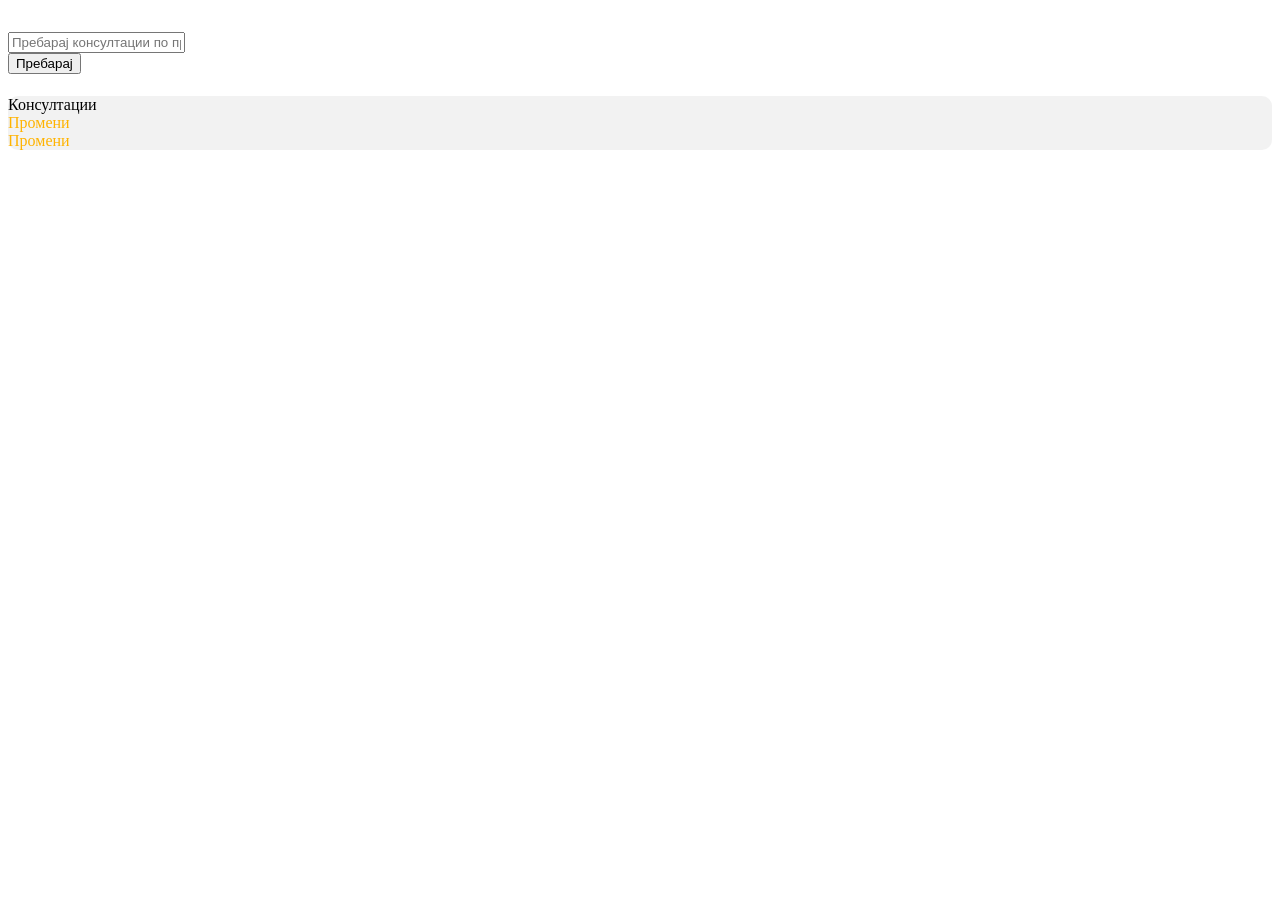
<file: src/main/resources/templates/index.html>
<!DOCTYPE html>
<html xmlns:th="http://www.thymeleaf.org"
      xmlns:layout="http://www.ultraq.net.nz/thymeleaf/layout"
      layout:decorate="~{layout}" lang="en">
<head>
    <meta charset="UTF-8" content="no-cache">
    <title>FINKI Consultations</title>
    <style>
        .card-style {
            transition: transform 0.3s ease, box-shadow 0.3s ease;
            border-radius: 10px;
            background: rgba(231, 231, 231, 0.53);
        }

        .card-style:hover {
            transform: translateY(-10px) scale(1.05);
            box-shadow: 0 10px 20px rgba(0, 0, 0, 0.15),
            0 6px 6px rgba(0, 0, 0, 0.10);
        }

        .card-style:hover .card-header-font {
            white-space: normal;
        }

        .edit-link {
            transition: text-shadow 0.3s ease;
        }

        .edit-link:hover {
            text-shadow: 1px 1px 1px #E68A00;
        }

        .consultation-link {
            transition: text-shadow 0.3s ease;
        }

        .consultation-link:hover {
            text-shadow: 1px 1px 1px #0056b3;
        }

        @media (max-width: 576px) {
            .card-style {
                width: 100% !important;
                margin-bottom: 1rem;
            }
        }

    </style>
</head>
<body>
<div class="mt-4" layout:fragment="content">
    <th:block xmlns:th="http://www.thymeleaf.org"
              xmlns:sec="http://www.thymeleaf.org/thymeleaf-extras-springsecurity4">
        <th:block sec:authorize="hasAnyRole('ROLE_STUDENT')">
            <div th:include="bookedConsultations"></div>
        </th:block>


        <div class="container" id="consultations-cards" style="margin-top: 2rem">
            <form th:action="${isAuthenticated ? '/consultations' : '/'}"  method="get">
                <div class="row">
                    <div class="col-md-6 mb-3">
                        <input type="text" class="form-control" name="professor"
                               placeholder="Пребарај консултации по професор" th:value="${param.professor}">
                    </div>
                    <div class="col-md-3 mb-3">
                        <button type="submit" class="btn btn-primary">Пребарај</button>
                    </div>
                </div>
            </form>
            <div class="row mb-4" th:each="entry : ${professorsMap}">
                <h4 class="mb-2 card-header-font" th:text="${entry.key}"></h4>
                <div th:each="professor : ${entry.value}"
                     class="col-xl-3 col-sm-6 mb-3 mx-2 shadow-sm py-2 px-3 float-left card-style">
                    <h5 th:text="${professor.getName()}" class="mb-0 card-header-font"></h5>
                    <a th:id="${professor.getId()}"
                       th:href="${isAuthenticated ? (isStudent ? '/consultations/student/professor/' + professor.getId() : '/consultations/professor/' + professor.getId()) :
                            '/display/' + professor.getId()}"
                       class="text-decoration-none mt-4 consultation-link">
                        Консултации
                    </a>

                    <div sec:authorize="hasRole('ROLE_ADMIN')">
                        <a th:id="'edit-' + ${professor.getId()}"
                           th:href="@{/manage-consultations/{id}(id=${professor.getId()})}"
                           class="text-decoration-none edit-link" style="color: #FFB300;">Промени</a>
                    </div>
                    <div sec:authorize="hasRole('ROLE_PROFESSOR')">
                        <th:block th:if="${professor.getId()} == ${username}">
                            <a th:id="'edit-' + ${professor.getId()}"
                               th:href="@{/manage-consultations/{id}(id=${professor.getId()})}"
                               class="text-decoration-none edit-link" style="color: #FFB300;">Промени</a>
                        </th:block>
                    </div>
                </div>
            </div>
        </div>
    </th:block>
</div>
</body>
</html>
</file>
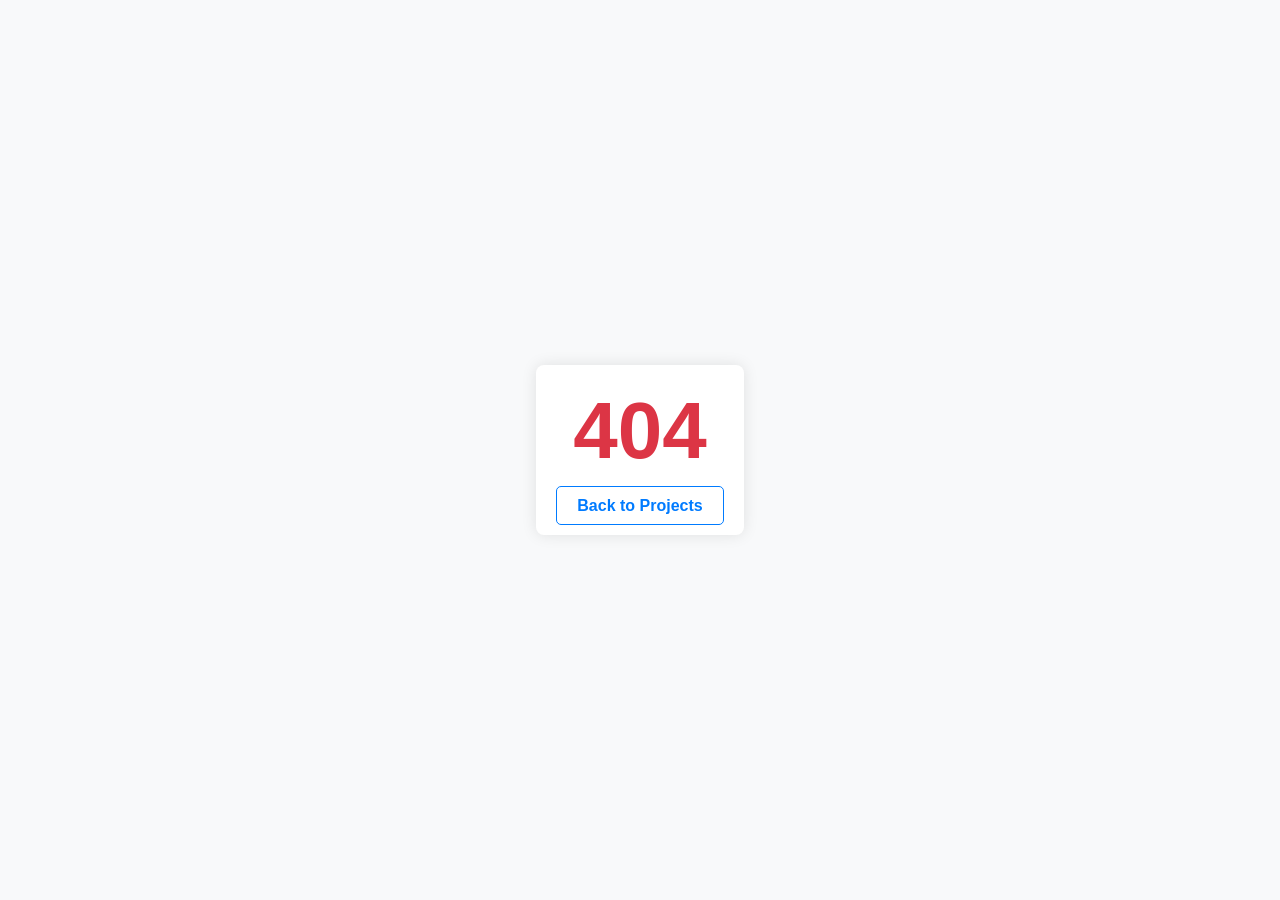
<file: src/main/resources/templates/error-404.html>
<!DOCTYPE html>
<html xmlns:th="http://www.thymeleaf.org" lang="en">
<head>
    <meta charset="UTF-8" />
    <title>Project Not Found - 404</title>
    <style>
        body {
            font-family: Arial, sans-serif;
            background-color: #f8f9fa;
            color: #333;
            margin: 0; padding: 0;
            display: flex;
            flex-direction: column;
            align-items: center;
            justify-content: center;
            height: 100vh;
        }
        h1 {
            font-size: 5rem;
            margin: 0;
            color: #dc3545;
        }
        p {
            font-size: 1.5rem;
            margin: 10px 0 20px;
        }
        a {
            color: #007bff;
            text-decoration: none;
            font-weight: bold;
            border: 1px solid #007bff;
            padding: 10px 20px;
            border-radius: 5px;
            transition: background-color 0.3s ease;
        }
        a:hover {
            background-color: #007bff;
            color: white;
        }
        .container {
            text-align: center;
            max-width: 400px;
            padding: 20px;
            box-shadow: 0 0 15px rgba(0,0,0,0.1);
            background-color: white;
            border-radius: 8px;
        }
    </style>
</head>
<body>
<div class="container">
    <h1>404</h1>
    <p th:text="${errorMessage} ?: 'ГРЕШКА! Не пронајдовме проект со тоа ID...'"></p>
    <a th:href="@{/projects}">Back to Projects</a>
</div>
</body>
</html>
</file>
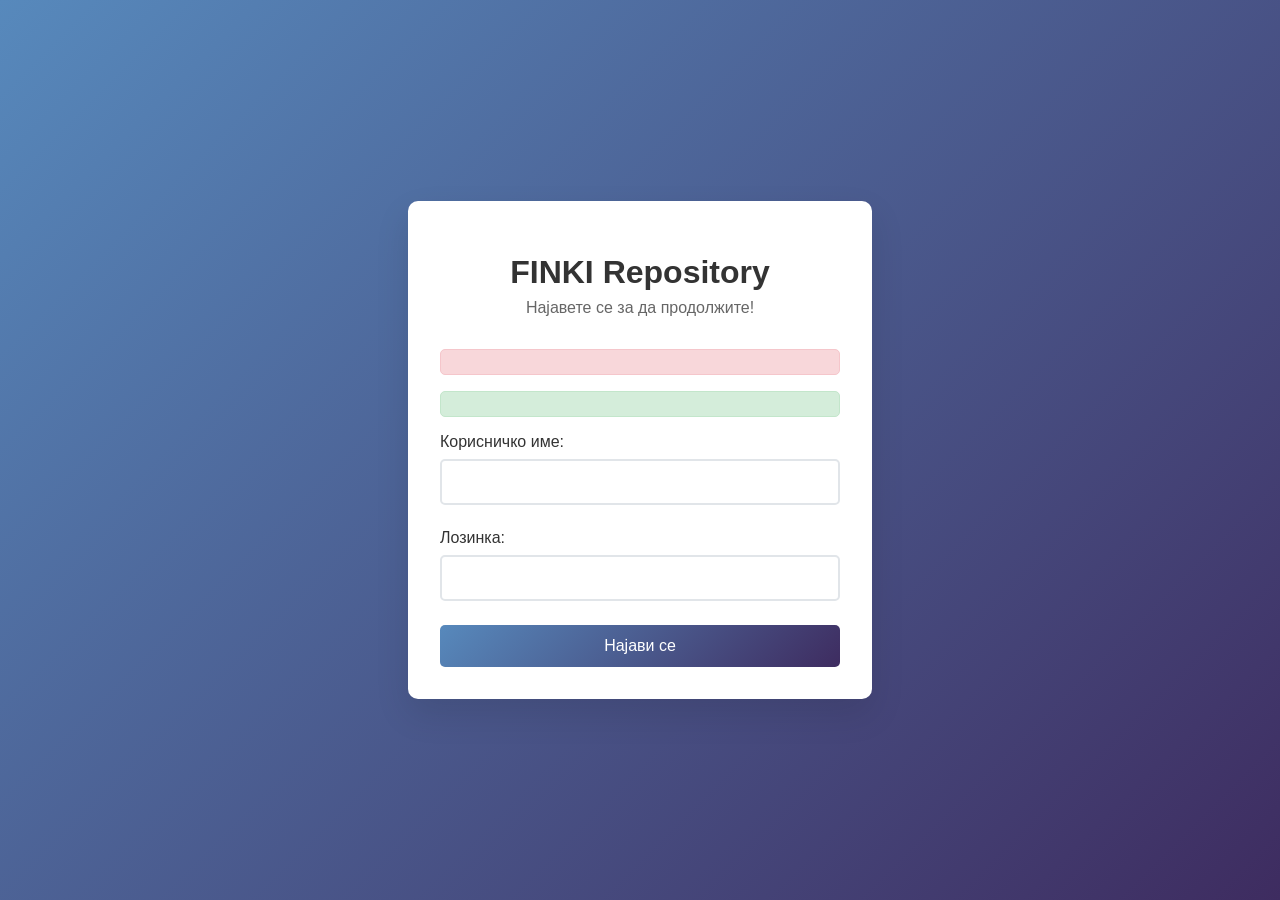
<file: src/main/resources/templates/login.html>
<!DOCTYPE html>
<html lang="en" xmlns:th="http://www.thymeleaf.org">
<head>
  <meta charset="UTF-8">
  <meta name="viewport" content="width=device-width, initial-scale=1.0">
  <title>Најава - FINKI Repository</title>
  <style>
    body {
      font-family: 'Segoe UI', Tahoma, Geneva, Verdana, sans-serif;
      background:  linear-gradient(135deg, #5789bc 0%, #3e2c60 100%);
      margin: 0;
      padding: 0;
      min-height: 100vh;
      display: flex;
      align-items: center;
      justify-content: center;
    }

    .login-container {
      background: white;
      border-radius: 10px;
      padding: 2rem;
      box-shadow: 0 15px 35px rgba(0, 0, 0, 0.1);
      width: 100%;
      max-width: 400px;
    }

    .login-header {
      text-align: center;
      margin-bottom: 2rem;
    }

    .login-header h1 {
      color: #333;
      margin-bottom: 0.5rem;
    }

    .login-header p {
      color: #666;
      margin: 0;
    }

    .form-group {
      margin-bottom: 1.5rem;
    }

    .form-group label {
      display: block;
      margin-bottom: 0.5rem;
      color: #333;
      font-weight: 500;
    }

    .form-group input {
      width: 100%;
      padding: 0.75rem;
      border: 2px solid #e1e5e9;
      border-radius: 5px;
      font-size: 1rem;
      transition: border-color 0.3s;
      box-sizing: border-box;
    }

    .form-group input:focus {
      outline: none;
      border-color: #667eea;
    }

    .login-btn {
      width: 100%;
      padding: 0.75rem;
      background:  linear-gradient(135deg, #5789bc 0%, #3e2c60 100%);
      color: white;
      border: none;
      border-radius: 5px;
      font-size: 1rem;
      cursor: pointer;
      transition: transform 0.2s;
    }

    .login-btn:hover {
      transform: translateY(-2px);
    }

    .alert {
      padding: 0.75rem;
      border-radius: 5px;
      margin-bottom: 1rem;
    }

    .alert-error {
      background-color: #f8d7da;
      color: #721c24;
      border: 1px solid #f5c6cb;
    }

    .alert-success {
      background-color: #d4edda;
      color: #155724;
      border: 1px solid #c3e6cb;
    }
    .credentials-info h4 {
      margin: 0 0 0.5rem 0;
      color: #1976d2;
    }
  </style>
</head>
<body>
<div class="login-container">
  <div class="login-header">
    <h1>FINKI Repository</h1>
    <p>Најавете се за да продолжите!</p>
  </div>

  <div th:if="${errorMessage}" class="alert alert-error" th:text="${errorMessage}"></div>

  <div th:if="${logoutMessage}" class="alert alert-success" th:text="${logoutMessage}"></div>

  <form th:action="@{/login}" method="post">
    <div class="form-group">
      <label for="username">Корисничко име:</label>
      <input type="text" id="username" name="username" required>
    </div>

    <div class="form-group">
      <label for="password">Лозинка:</label>
      <input type="password" id="password" name="password" required>
    </div>

    <button type="submit" class="login-btn">Најави се</button>
  </form>
</div>
</body>
</html>
</file>
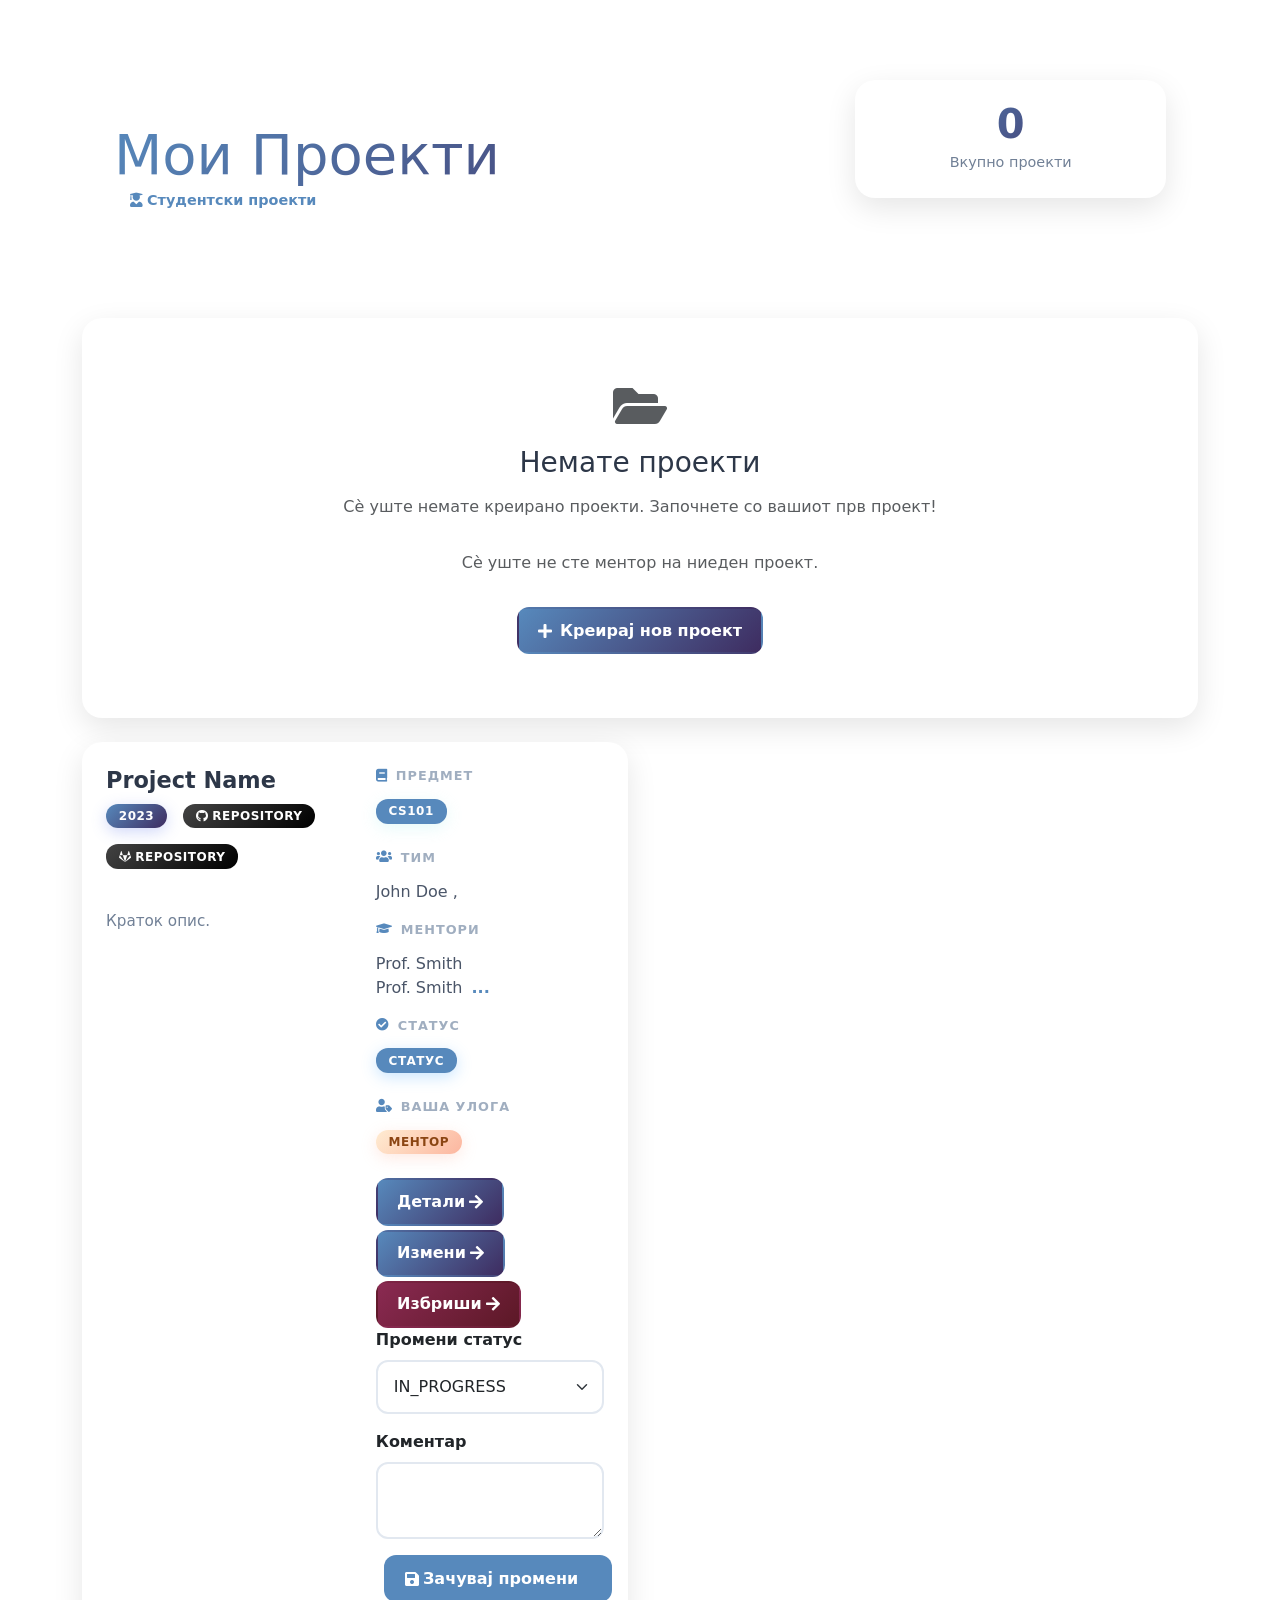
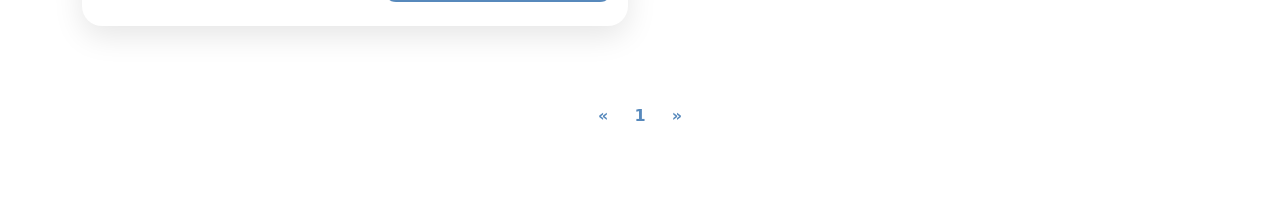
<file: src/main/resources/templates/my-projects-no-filter.html>
<!DOCTYPE html>
<html xmlns:layout="http://www.ultraq.net.nz/thymeleaf/layout"
      xmlns:th="http://www.thymeleaf.org"
      xmlns:sec="http://www.thymeleaf.org/thymeleaf-extras-springsecurity6"
      layout:decorate="~{layout}">
<head>
  <meta charset="UTF-8">
  <meta name="viewport" content="width=device-width, initial-scale=1.0">
  <title>RepoAggregator - Мои Проекти</title>
  <link href="https://cdn.jsdelivr.net/npm/bootstrap@5.3.1/dist/css/bootstrap.min.css" rel="stylesheet"
        integrity="sha384-4bw+/aepP/YC94hEpVNVgiZdgIC5+VKNBQNGCHeKRQN+PtmoHDEXuppvnDJzQIu9" crossorigin="anonymous">
  <link rel="stylesheet" href="https://cdnjs.cloudflare.com/ajax/libs/font-awesome/5.15.4/css/all.min.css">
  <link href="https://cdn.jsdelivr.net/npm/bootstrap-icons/font/bootstrap-icons.css" rel="stylesheet">
  <style>
    :root {
      --primary-gradient: linear-gradient(135deg, #5789bc 0%, #3e2c60 100%);
      --secondary-gradient: linear-gradient(135deg, #8a2a52 0%, #5c1826 100%);
      --success-gradient: linear-gradient(135deg, #5789bc 0%, #5789bc 100%);
      --warning-gradient: linear-gradient(135deg, #ffecd2 0%, #fcb69f 100%);

      --card-shadow: 0 10px 30px rgba(0, 0, 0, 0.1);
      --card-shadow-hover: 0 20px 60px rgba(0, 0, 0, 0.15);
    }

    body {
      min-height: 100vh;
    }

    @media (min-width: 992px) {
      #headerpdf .col-auto {
        margin-left: auto;
      }
    }

    .card {
      border: none;
      border-radius: 20px;
      background: white;
      box-shadow: var(--card-shadow);
      transition: all 0.4s cubic-bezier(0.175, 0.885, 0.32, 1.275);
      overflow: hidden;
      position: relative;
      margin-bottom: 1.5rem;
    }

    .horizontal-card {
      min-height: 200px;
    }

    .card::before {
      content: '';
      position: absolute;
      top: 0;
      left: 0;
      right: 0;
      height: 4px;
      background: var(--primary-gradient);
      opacity: 0;
      transition: opacity 0.3s ease;
    }

    .card:hover {
      transform: translateY(-8px) scale(1.01);
      box-shadow: var(--card-shadow-hover);
    }

    .card:hover::before {
      opacity: 1;
    }

    .card-title {
      font-size: 1.4rem;
      font-weight: 700;
      color: #2d3748;
      margin-bottom: 0.8rem;
      line-height: 1.3;
    }

    .card-body {
      padding: 1.5rem;
      padding-left: 1.3rem;
    }
    .card-body-s {
      padding: 1.5rem;
    }

    .card-text {
      color: #718096;
      line-height: 1.6;
      font-size: 0.95rem;
      margin-bottom: 1.5rem;
    }

    .badge {
      font-size: 0.75rem;
      font-weight: 600;
      padding: 0.4rem 0.8rem;
      border-radius: 12px;
      text-transform: uppercase;
      letter-spacing: 0.5px;
      margin-right: 0.5rem;
      margin-bottom: 0.5rem;
      border: none;
    }

    .badge-year {
      background: var(--primary-gradient);
      color: white;
      box-shadow: 0 4px 15px rgba(102, 126, 234, 0.3);
    }

    .badge-course {
      background: linear-gradient(135deg, #5789bc 0%, #5789bc 100%);
      color: #ffffff;
      box-shadow: 0 4px 15px rgba(168, 237, 234, 0.3);
    }

    .badge-mentor {
      background: var(--success-gradient);
      color: white;
      box-shadow: 0 4px 15px rgba(79, 172, 254, 0.3);
    }

    .badge-student {
      background: var(--warning-gradient);
      color: #8b4513;
      box-shadow: 0 4px 15px rgba(252, 182, 159, 0.3);
    }

    .badge-dark {
      background: linear-gradient(135deg, #434343 0%, #000000 100%);
      color: white;
      text-decoration: none;
      display: inline-flex;
      align-items: center;
      transition: all 0.3s ease;
    }

    .badge-dark:hover {
      transform: translateY(-2px);
      box-shadow: 0 8px 25px rgba(0, 0, 0, 0.3);
      color: white;
      text-decoration: none;
    }

    .btn-outline-primary {
      border: 2px solid transparent;
      background: var(--primary-gradient);
      color: white;
      font-weight: 600;
      border-radius: 12px;
      padding: 0.6rem 1.2rem;
      transition: all 0.3s ease;
      text-decoration: none;
      display: inline-flex;
      align-items: center;
    }

    .btn-outline-primary-delete {
      border: 2px solid transparent;
      background: var(--secondary-gradient);
      color: white;
      font-weight: 600;
      border-radius: 12px;
      padding: 0.6rem 1.2rem;
      transition: all 0.3s ease;
      text-decoration: none;
      display: inline-flex;
      align-items: center;
    }

    .btn-outline-primary:hover {
      transform: translateY(-3px);
      box-shadow: 0 10px 30px rgba(102, 126, 234, 0.4);
      color: white;
    }

    .btn-outline-success {
      border: 2px solid transparent;
      background: var(--success-gradient);
      color: white;
      font-weight: 600;
      border-radius: 12px;
      padding: 0.6rem 1.2rem;
      transition: all 0.3s ease;
      text-decoration: none;
      display: inline-flex;
      align-items: center;
      margin-left: 0.5rem;
    }

    .btn-outline-success:hover {
      transform: translateY(-3px);
      box-shadow: 0 10px 30px rgba(87, 137, 188, 0.4);
      color: white;
    }

    .project-header {
      display: flex;
      justify-content: space-between;
      align-items: center;
      margin-bottom: 2rem;
      padding: 2rem;
    }

    .project-header h1 {
      background: var(--primary-gradient);
      -webkit-background-clip: text;
      -webkit-text-fill-color: transparent;
      background-clip: text;
      margin: 0;
    }

    .project-section {
      margin-bottom: 1rem;
    }

    .section-title {
      font-size: 0.8rem;
      font-weight: 700;
      color: #a0aec0;
      text-transform: uppercase;
      letter-spacing: 1px;
      margin-bottom: 0.8rem;
      display: flex;
      align-items: center;
    }

    .section-title i {
      margin-right: 0.5rem;
      color: #5789bc;
    }

    .team-members {
      color: #4a5568;
      font-weight: 500;
      line-height: 1.5;
    }

    .filter-card .card-body {
      padding: 2rem;
    }

    .form-control, .form-select {
      border-radius: 12px;
      border: 2px solid #e2e8f0;
      padding: 0.8rem 1rem;
      transition: all 0.3s ease;
    }

    .form-control:focus, .form-select:focus {
      border-color: #5789bc;
      box-shadow: 0 0 0 3px rgba(87, 137, 188, 0.1);
    }

    .empty-state {
      text-align: center;
      padding: 4rem 2rem;
      background: white;
      border-radius: 20px;
      box-shadow: var(--card-shadow);
    }

    .empty-state h3 {
      color: #2d3748;
      margin-bottom: 1rem;
    }

    .empty-state p {
      color: #718096;
      margin-bottom: 2rem;
    }

    .pagination .page-link {
      border-radius: 12px;
      margin: 0 0.2rem;
      border: none;
      color: #5789bc;
      font-weight: 600;
    }

    .pagination .page-item.active .page-link {
      background: var(--primary-gradient);
      border: none;
    }

    .role-indicator {
      font-size: 0.9rem;
      color: #5789bc;
      font-weight: 600;
      margin-left: 1rem;
    }

    .stats-card {
      background: white;
      border-radius: 20px;
      box-shadow: var(--card-shadow);
      padding: 1.5rem;
      text-align: center;
      margin-bottom: 2rem;
    }

    .stats-number {
      font-size: 2.5rem;
      font-weight: 700;
      background: var(--primary-gradient);
      -webkit-background-clip: text;
      -webkit-text-fill-color: transparent;
      background-clip: text;
      line-height: 1;
    }

    .stats-label {
      color: #718096;
      font-size: 0.9rem;
      margin-top: 0.5rem;
    }

    .card-badges {
      display: flex;
      flex-wrap: wrap;
      gap: 0.5rem;
      margin-bottom: 1rem;
    }

    .mentor-toggle {
      color: #5789bc;
      cursor: pointer;
      font-weight: 600;
      text-decoration: none;
      transition: all 0.2s ease;
      padding: 2px 4px;
      border-radius: 4px;
    }

    .mentor-toggle:hover {
      background-color: rgba(87, 137, 188, 0.1);
      color: #3e2c60;
    }

    .mentor-list {
      transition: all 0.3s ease;
    }

    .mentor-hidden {
      display: none;
    }

    @keyframes fadeIn {
      from { opacity: 0; transform: translateY(-5px); }
      to { opacity: 1; transform: translateY(0); }
    }

    @media (max-width: 768px) {
      .project-header {
        flex-direction: column;
        text-align: center;
        gap: 1rem;
      }

      .card {
        margin-bottom: 1.5rem;
      }

      .role-indicator {
        margin-left: 0;
        margin-top: 0.5rem;
      }
    }
  </style>
</head>
<body>
<div layout:fragment="content">
  <div class="container py-5">
    <div class="project-header row ">
      <div class="col-8">
        <h1 class="display-4">Мои Проекти</h1>
        <span class="role-indicator" sec:authorize="hasRole('ROLE_STUDENT')">
          <i class="fas fa-user-graduate me-1"></i>Студентски проекти
        </span>
      </div>
      <div class="col-4 row mb-4">
        <div class="col-md">
          <div class="stats-card">
            <div class="stats-number" th:text="${#lists.size(projects)}">0</div>
            <div class="stats-label">Вкупно проекти</div>
          </div>
        </div>
      </div>
    </div>


    <div class="row g-4">
      <div class="col-12" th:if="${#lists.isEmpty(projects)}">
        <div class="empty-state">
          <i class="fas fa-folder-open fa-3x text-muted mb-3"></i>
          <h3>Немате проекти</h3>
          <p class="text-muted" sec:authorize="hasRole('ROLE_STUDENT')">
            Сè уште немате креирано проекти. Започнете со вашиот прв проект!
          </p>
          <p class="text-muted" sec:authorize="hasRole('ROLE_PROFESSOR')">
            Сè уште не сте ментор на ниеден проект.
          </p>
          <a th:href="@{/projects/create}" class="btn btn-outline-primary" sec:authorize="hasAnyRole('ROLE_STUDENT', 'ROLE_PROFESSOR', 'ROLE_ADMIN')">
            <i class="fas fa-plus me-2"></i>Креирај нов проект
          </a>
        </div>
      </div>

      <div class="col-6" th:each="project : ${projects}">
        <div class="card horizontal-card">
          <div class="row g-0 h-100">
            <div class="col-md-6">
              <div class="card-body-s h-100 d-flex flex-column">
                <div class="d-flex justify-content-between align-items-start mb-3">
                  <div class="flex-grow-1">
                    <h5 class="card-title mb-2" th:text="${project.getName()}">Project Name</h5>
                    <div class="card-badges mb-3">
                      <span class="badge badge-year" th:text="${project.getYear()}">2023</span>
                      <a th:if="${project.getRepoUrl() != null && !project.getRepoUrl().isEmpty() && project.getPlatform()==repositoryTypeGithub}"
                         th:href="${project.getRepoUrl()}" target="_blank" class="badge badge-dark">
                        <i class="fab fa-github me-1"></i>Repository
                      </a>
                      <a th:if="${project.getRepoUrl() != null && !project.getRepoUrl().isEmpty() && project.getPlatform()==repositoryTypeGitlab}"
                         th:href="${project.getRepoUrl()}" target="_blank" class="badge badge-dark">
                        <i class="fab fa-gitlab me-1"></i>Repository
                      </a>
                    </div>
                  </div>
                </div>

                <p class="card-text flex-grow-1" th:text="${project.getShortDescription()}">
                  Краток опис.
                </p>
              </div>
            </div>

            <div class="col-md-6 ps-0">
              <div class="card-body h-100 d-flex flex-column justify-content-between">
                <div>
                  <div class="project-section mb-3" th:if="${not #lists.isEmpty(project.getSubjects())}">
                    <div class="section-title">
                      <i class="fas fa-book"></i>
                      Предмет
                    </div>
                    <div>
                      <span class="badge badge-course" th:each="course : ${project.getSubjects()}" th:text="${course.getAbbreviation()}">CS101</span>
                    </div>
                  </div>

                  <div class="project-section mb-3" th:if="${not #lists.isEmpty(project.teamMembers)}" sec:authorize="hasRole('ROLE_PROFESSOR')">
                    <div class="section-title">
                      <i class="fas fa-users"></i>
                      Тим
                    </div>
                    <div class="team-members">
          <span th:each="member, iterStat : ${project.getTeamMembers()}">
            <span th:text="${member.getName() + ' ' + member.getIndex()}">John Doe</span>
            <span th:if="${!iterStat.last}">, </span>
          </span>
                    </div>
                  </div>

                  <div class="project-section mb-3" th:if="${not #lists.isEmpty(project.mentors)}" sec:authorize="hasRole('ROLE_STUDENT')">
                    <div class="section-title">
                      <i class="fas fa-graduation-cap"></i>
                      Ментори
                    </div>
                    <div class="team-members mentor-list">
                      <div th:if="${project.mentors.size() == 1}">
                        <span th:text="${project.mentors[0].getName()}">Prof. Smith</span>
                      </div>
                      <div th:if="${project.mentors.size() > 1}" th:id="'mentor-container-' + ${project.id}">
                        <span th:text="${project.mentors[0].getName()}">Prof. Smith</span>
                        <span class="mentor-toggle" onclick="toggleMentors(this)"> ...</span>
                        <div class="mentor-hidden">
                          <div th:each="mentor, iterStat : ${project.mentors}" th:if="${iterStat.index > 0}">
                            <span th:text="${mentor.getName()}">Additional Mentor</span>
                          </div>
                        </div>
                      </div>
                    </div>
                  </div>

                  <div class="project-section mb-3">
                    <div class="section-title">
                      <i class="fas fa-check-circle"></i>
                      Статус
                    </div>
                    <div>
                      <span class="badge badge-mentor" th:text="${project.getProjectStatus().name()}">Статус</span>
                    </div>
                  </div>

                  <div class="project-section mb-3" sec:authorize="hasAnyRole('ROLE_PROFESSOR', 'ROLE_ADMIN')">
                    <div class="section-title">
                      <i class="fas fa-user-tag"></i>
                      Ваша улога
                    </div>
                    <div>
                      <span class="badge badge-student">Ментор</span>
                    </div>
                  </div>
                </div>

                <div>
                  <a th:href="@{/projects/{id}(id=${project.id}, fromMyProjects=true)}" class="btn btn-outline-primary">
                    Детали <i class="fas fa-arrow-right ms-1"></i>
                  </a>
                  <div th:if="${isProfessor}">
                    <a th:href="@{/projects/edit/{id}(id=${project.id})}" class="btn btn-outline-primary mt-1">
                      Измени <i class="fas fa-arrow-right ms-1"></i>
                    </a>
                    <a th:href="@{/projects/delete/{id}(id=${project.id})}" class="btn btn-outline-primary-delete mt-1">
                      Избриши <i class="fas fa-arrow-right ms-1"></i>
                    </a>
                  </div>

                  <div th:if="${isProfessor}">
                    <form th:action="@{/projects/{id}/update-status(id=${project.id})}" method="post" class="d-grid gap-2">
                      <div class="mb-2">
                        <label for="statusSelect" class="form-label fw-bold">Промени статус</label>
                        <select class="form-select" name="status" id="statusSelect">
                          <option th:each="status : ${projectStatuses}"
                                  th:value="${status}"
                                  th:text="${status}"
                                  th:selected="${status == project.projectStatus}">IN_PROGRESS</option>
                        </select>
                      </div>

                      <div class="mb-2">
                        <label for="approvalComment" class="form-label fw-bold">Коментар</label>
                        <textarea class="form-control" name="comment" id="approvalComment" rows="2"
                                  th:text="${project.approvalComment != null ? project.approvalComment.comment : ''}"></textarea>
                      </div>

                      <button type="submit" class="btn btn-outline-success w-100">
                        <i class="fas fa-save me-1"></i>Зачувај промени
                      </button>
                    </form>
                  </div>
                </div>
              </div>
            </div>


          </div>
        </div>
      </div>
    </div>

    <nav th:if="${totalPages > 1}" aria-label="Page navigation" class="mt-5">
      <ul class="pagination justify-content-center">
        <li class="page-item" th:classappend="${currentPage == 0} ? 'disabled'">
          <a class="page-link" th:href="@{/projects/{username}(username=${username}, page=${currentPage - 1}, search=${search}, course=${selectedCourse}, year=${selectedYear})}" aria-label="Previous">
            <span aria-hidden="true">&laquo;</span>
          </a>
        </li>
        <li class="page-item" th:each="page : ${#numbers.sequence(0, totalPages - 1)}" th:classappend="${page == currentPage} ? 'active'">
          <a class="page-link" th:href="@{/projects/{username}(username=${username}, page=${page}, search=${search}, course=${selectedCourse}, year=${selectedYear})}" th:text="${page + 1}">1</a>
        </li>
        <li class="page-item" th:classappend="${currentPage == totalPages - 1} ? 'disabled'">
          <a class="page-link" th:href="@{/projects/{username}(username=${username}, page=${currentPage + 1}, search=${search}, course=${selectedCourse}, year=${selectedYear})}" aria-label="Next">
            <span aria-hidden="true">&raquo;</span>
          </a>
        </li>
      </ul>
    </nav>
  </div>
</div>

<script>
  function toggleMentors(toggleElement) {
    const hiddenMentors = toggleElement.parentElement.querySelector('.mentor-hidden');

    if (!hiddenMentors) {
      console.error('Hidden mentors element not found');
      return;
    }

    if (hiddenMentors.classList.contains('mentor-hidden')) {
      hiddenMentors.classList.remove('mentor-hidden');
      hiddenMentors.classList.add('mentor-visible');
      toggleElement.textContent = ' ×';
      toggleElement.style.fontSize = '1.2em';
    } else {
      hiddenMentors.classList.remove('mentor-visible');
      hiddenMentors.classList.add('mentor-hidden');
      toggleElement.textContent = ' ...';
      toggleElement.style.fontSize = '1em';
    }
  }
</script>
</body>
</html>
</file>
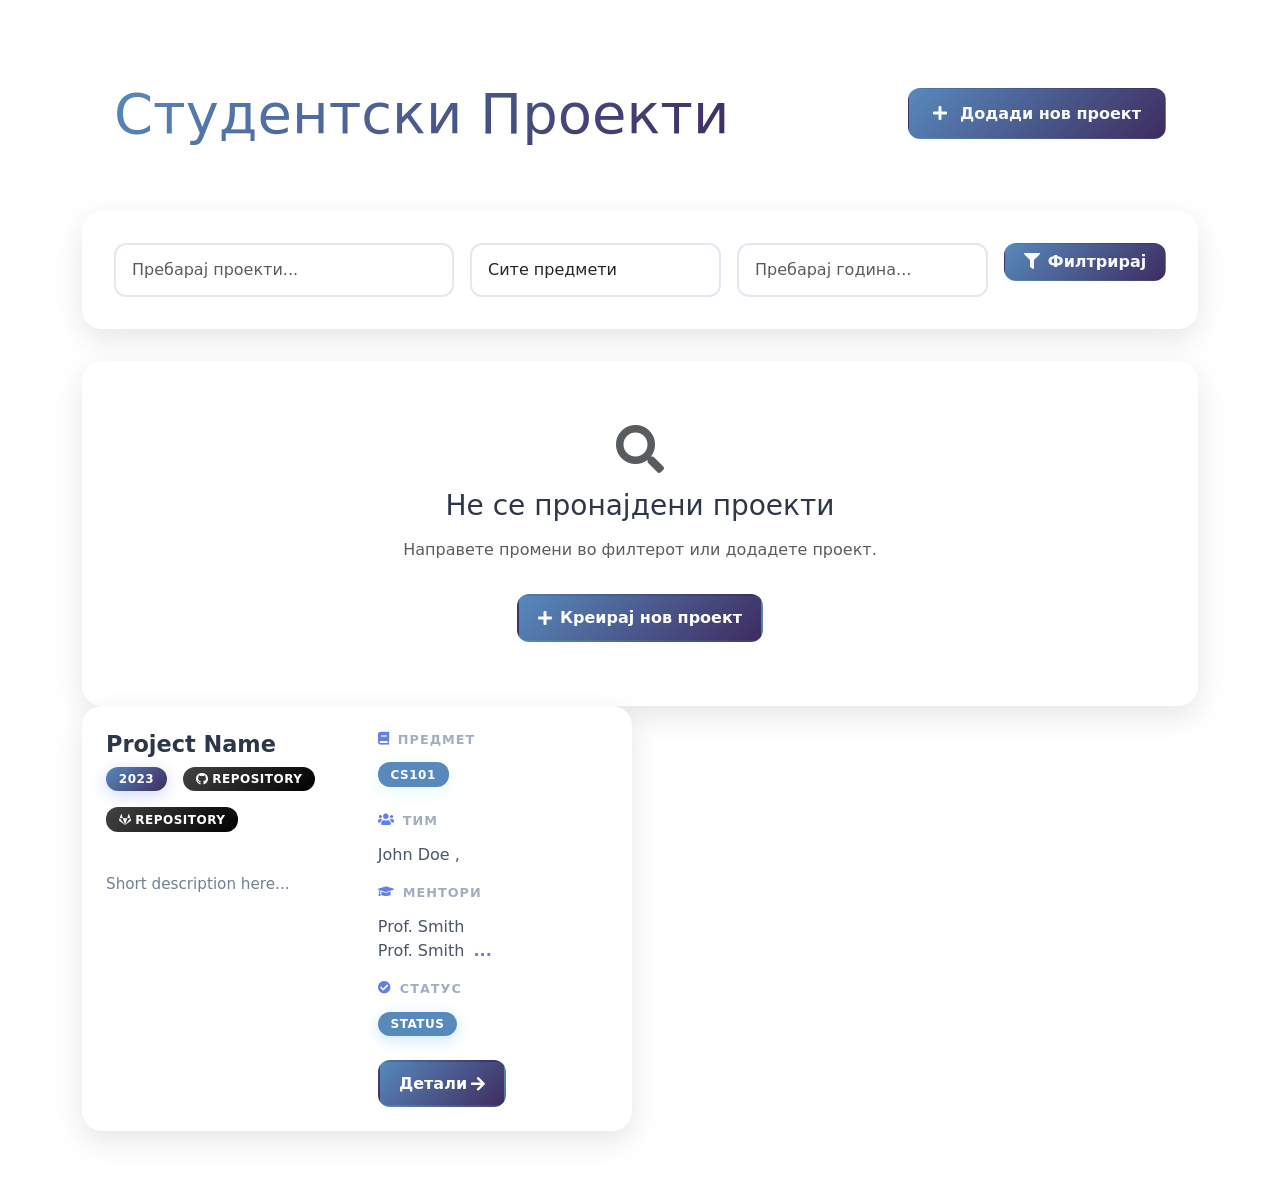
<file: src/main/resources/templates/projects.html>
<!DOCTYPE html>
<html xmlns:layout="http://www.ultraq.net.nz/thymeleaf/layout"
      layout:decorate="~{layout}">
<head>
  <meta charset="UTF-8">
  <meta name="viewport" content="width=device-width, initial-scale=1.0">
  <title>RepoAggregator - Projects</title>
  <link href="https://cdn.jsdelivr.net/npm/bootstrap@5.3.1/dist/css/bootstrap.min.css" rel="stylesheet"
        integrity="sha384-4bw+/aepP/YC94hEpVNVgiZdgIC5+VKNBQNGCHeKRQN+PtmoHDEXuppvnDJzQIu9" crossorigin="anonymous">
  <link rel="stylesheet" href="https://cdnjs.cloudflare.com/ajax/libs/font-awesome/5.15.4/css/all.min.css">
  <style>
    :root {
      --primary-gradient: linear-gradient(135deg, #5789bc 0%, #3e2c60 100%);
      --secondary-gradient: linear-gradient(135deg, #f093fb 0%, #f5576c 100%);
      --success-gradient: linear-gradient(135deg, #5789bc 0%, #5789bc 100%);
      --card-shadow: 0 10px 30px rgba(0, 0, 0, 0.1);
      --card-shadow-hover: 0 20px 60px rgba(0, 0, 0, 0.15);
    }
    body {
      min-height: 100vh;
    }

    .card {
      border: none;
      border-radius: 20px;
      background: white;
      box-shadow: var(--card-shadow);
      transition: all 0.4s cubic-bezier(0.175, 0.885, 0.32, 1.275);
      overflow: hidden;
      position: relative;
      margin-bottom: 1.5rem;
    }

    .horizontal-card {
      min-height: 200px;
    }

    .card::before {
      content: '';
      position: absolute;
      top: 0;
      left: 0;
      right: 0;
      height: 4px;
      background: var(--primary-gradient);
      opacity: 0;
      transition: opacity 0.3s ease;
    }

    .card:hover {
      transform: translateY(-8px) scale(1.01);
      box-shadow: var(--card-shadow-hover);
    }

    .card:hover::before {
      opacity: 1;
    }
    .card-title {
      font-size: 1.4rem;
      font-weight: 700;
      color: #2d3748;
      margin-bottom: 0.8rem;
      line-height: 1.3;
    }

    .card-body {
      padding: 1.5rem;
      padding-left: 1.3rem;
    }
    .card-body-s {
      padding: 1.5rem;
    }

    .card-text {
      color: #718096;
      line-height: 1.6;
      font-size: 0.95rem;
      margin-bottom: 1.5rem;
    }

    .badge {
      font-size: 0.75rem;
      font-weight: 600;
      padding: 0.4rem 0.8rem;
      border-radius: 12px;
      text-transform: uppercase;
      letter-spacing: 0.5px;
      margin-right: 0.5rem;
      margin-bottom: 0.5rem;
      border: none;
    }

    .badge-year {
      background: var(--primary-gradient);
      color: white;
      box-shadow: 0 4px 15px rgba(102, 126, 234, 0.3);
    }

    .badge-course {
      background: linear-gradient(135deg, #5789bc 0%, #5789bc 100%);
      color: #ffffff;
      box-shadow: 0 4px 15px rgba(168, 237, 234, 0.3);
    }

    .badge-mentor {
      background: var(--success-gradient);
      color: white;
      box-shadow: 0 4px 15px rgba(79, 172, 254, 0.3);
    }

    .badge-dark {
      background: linear-gradient(135deg, #434343 0%, #000000 100%);
      color: white;
      text-decoration: none;
      display: inline-flex;
      align-items: center;
      transition: all 0.3s ease;
    }

    .badge-dark:hover {
      transform: translateY(-2px);
      box-shadow: 0 8px 25px rgba(0, 0, 0, 0.3);
      color: white;
      text-decoration: none;
    }

    .btn-outline-primary {
      border: 2px solid transparent;
      background: var(--primary-gradient);
      color: white;
      font-weight: 600;
      border-radius: 12px;
      padding: 0.6rem 1.2rem;
      transition: all 0.3s ease;
      text-decoration: none;
      display: inline-flex;
      align-items: center;
    }

    .btn-outline-primary:hover {
      transform: translateY(-3px);
      box-shadow: 0 10px 30px rgba(102, 126, 234, 0.4);
      color: white;
    }

    .project-header {
      display: flex;
      justify-content: space-between;
      align-items: center;
      margin-bottom: 2rem;
      padding: 2rem;
      background: white;
    }

    .project-header h1 {
      background: var(--primary-gradient);
      -webkit-background-clip: text;
      -webkit-text-fill-color: transparent;
      background-clip: text;
      margin: 0;
    }

    .project-section {
      margin-bottom: 1rem;
    }

    .section-title {
      font-size: 0.8rem;
      font-weight: 700;
      color: #a0aec0;
      text-transform: uppercase;
      letter-spacing: 1px;
      margin-bottom: 0.8rem;
      display: flex;
      align-items: center;
    }

    .section-title i {
      margin-right: 0.5rem;
      color: #667eea;
    }

    .team-members {
      color: #4a5568;
      font-weight: 500;
      line-height: 1.5;
    }

    .filter-card {
      background: white;
      border-radius: 20px;
      box-shadow: var(--card-shadow);
      border: none;
      margin-bottom: 2rem;
    }

    .filter-card .card-body {
      padding: 2rem;
    }

    .form-control, .form-select {
      border-radius: 12px;
      border: 2px solid #e2e8f0;
      padding: 0.8rem 1rem;
      transition: all 0.3s ease;
    }

    .form-control:focus, .form-select:focus {
      border-color: #667eea;
      box-shadow: 0 0 0 3px rgba(102, 126, 234, 0.1);
    }

    .empty-state {
      text-align: center;
      padding: 4rem 2rem;
      background: white;
      border-radius: 20px;
      box-shadow: var(--card-shadow);
    }

    .empty-state h3 {
      color: #2d3748;
      margin-bottom: 1rem;
    }

    .empty-state p {
      color: #718096;
      margin-bottom: 2rem;
    }

    .pagination .page-link {
      border-radius: 12px;
      margin: 0 0.2rem;
      border: none;
      color: #667eea;
      font-weight: 600;
    }

    .pagination .page-item.active .page-link {
      background: var(--primary-gradient);
      border: none;
    }
    .card-badges {
      display: flex;
      flex-wrap: wrap;
      gap: 0.5rem;
      margin-bottom: 1rem;
    }

    .mentor-toggle {
      color: #667eea;
      cursor: pointer;
      font-weight: 600;
      text-decoration: none;
      transition: all 0.2s ease;
      padding: 2px 4px;
      border-radius: 4px;
    }

    .mentor-toggle:hover {
      background-color: rgba(102, 126, 234, 0.1);
      color: #2e4ac4;
    }

    .mentor-list {
      transition: all 0.3s ease;
    }

    .mentor-hidden {
      display: none;
    }
    @keyframes fadeIn {
      from { opacity: 0; transform: translateY(-5px); }
      to { opacity: 1; transform: translateY(0); }
    }

    @media (max-width: 768px) {
      .project-header {
        flex-direction: column;
        text-align: center;
        gap: 1rem;
      }

      .card {
        margin-bottom: 1.5rem;
      }
    }
  </style>

</head>
<body>
<div layout:fragment="content">
  <div class="container py-5">
    <div class="project-header">
      <h1 class="display-4">Студентски Проекти</h1>
      <a th:href="@{/projects/create}" class="btn text-light fw-bold" style="background: var(--primary-gradient); border-radius: 12px; padding: 0.8rem 1.5rem;">
        <i class="fas fa-plus me-2"></i> Додади нов проект
      </a>
    </div>


    <div class="filter-card">
      <div class="card-body">
        <form th:action="@{/projects}" method="get" class="row g-3">
          <div class="col-md-4">
            <input type="text" class="form-control" name="search" th:value="${search}" placeholder="Пребарај проекти...">
          </div>
          <div class="col-md-3">
            <select class="form-control" name="course">
              <option value="">Сите предмети</option>
              <option th:each="courseOption : ${allCourses}"
                      th:value="${courseOption.id}"
                      th:text="${courseOption.name}"
                      th:selected="${courseOption.id.toString() == course}">CS101</option>
            </select>
          </div>
          <div class="col-md-3">
            <input type="number" class="form-control" name="year" th:value="${year}" placeholder="Пребарај година...">
          </div>
          <div class="col-md-2">
            <button type="submit" class="btn w-100 text-light fw-bold" style="background: var(--primary-gradient); border-radius: 12px;">
              <i class="fas fa-filter me-2"></i>Филтрирај
            </button>
          </div>
        </form>
      </div>
    </div>

    <div class="col-12" th:if="${#lists.isEmpty(page.getContent())}">
      <div class="empty-state">
        <i class="fas fa-search fa-3x text-muted mb-3"></i>
        <h3>Не се пронајдени проекти</h3>
        <p class="text-muted">Направете промени во филтерот или додадете проект.</p>
        <a th:href="@{/projects/create}" class="btn btn-outline-primary">
          <i class="fas fa-plus me-2"></i>Креирај нов проект
        </a>
      </div>
    </div>

    <div class="row g-3" th:if="${!#lists.isEmpty(page.getContent())}">
      <div class="col-6" th:each="project : ${page.getContent()}">
        <div class="card horizontal-card">
          <div class="row g-0 h-100">
            <div class="col-md-6">
              <div class="card-body-s h-100 d-flex flex-column">
                <div class="d-flex justify-content-between align-items-start mb-3">
                  <div class="flex-grow-1">
                    <h5 class="card-title mb-2" th:text="${project.getName()}">Project Name</h5>
                    <div class="card-badges mb-3">
                      <span class="badge badge-year" th:text="${project.getYear()}">2023</span>
                      <a th:if="${project.getRepoUrl() != null && !project.getRepoUrl().isEmpty() && project.getPlatform()==repositoryTypeGithub}"
                         th:href="${project.getRepoUrl()}" target="_blank" class="badge badge-dark">
                        <i class="fab fa-github me-1"></i>Repository
                      </a>
                      <a th:if="${project.getRepoUrl() != null && !project.getRepoUrl().isEmpty() && project.getPlatform()==repositoryTypeGitlab}"
                         th:href="${project.getRepoUrl()}" target="_blank" class="badge badge-dark">
                        <i class="fab fa-gitlab me-1"></i>Repository
                      </a>
                    </div>
                  </div>
                </div>
                <p class="card-text flex-grow-1" th:text="${project.getShortDescription()}">Short description here...</p>
              </div>
            </div>

            <div class="col-md-6 ps-0">
              <div class="card-body h-100 d-flex flex-column justify-content-between">
                <div>
                  <div class="project-section mb-3" th:if="${not #lists.isEmpty(project.getSubjects())}">
                    <div class="section-title">
                      <i class="fas fa-book"></i> Предмет
                    </div>
                    <div>
                      <span class="badge badge-course" th:each="course : ${project.getSubjects()}" th:text="${course.getAbbreviation()}">CS101</span>
                    </div>
                  </div>

                  <div class="project-section mb-3" th:if="${not #lists.isEmpty(project.teamMembers)}">
                    <div class="section-title">
                      <i class="fas fa-users"></i> Тим
                    </div>
                    <div class="team-members">
                      <span th:each="member, iterStat : ${project.getTeamMembers()}">
                        <span th:text="${member.getName() + ' ' + member.getIndex()}">John Doe</span>
                        <span th:if="${!iterStat.last}">, </span>
                      </span>
                    </div>
                  </div>

                  <div class="project-section mb-3" th:if="${not #lists.isEmpty(project.mentors)}">
                    <div class="section-title">
                      <i class="fas fa-graduation-cap"></i> Ментори
                    </div>
                    <div class="team-members mentor-list">
                      <div th:if="${project.mentors.size() == 1}">
                        <span th:text="${project.mentors[0].getName()}">Prof. Smith</span>
                      </div>
                      <div th:if="${project.mentors.size() > 1}" th:id="'mentor-container-' + ${project.id}">
                        <span th:text="${project.mentors[0].getName()}">Prof. Smith</span>
                        <span class="mentor-toggle" onclick="toggleMentors(this)"> ...</span>
                        <div class="mentor-hidden">
                          <div th:each="mentor, iterStat : ${project.mentors}" th:if="${iterStat.index > 0}">
                            <span th:text="${mentor.getName()}">Additional Mentor</span>
                          </div>
                        </div>
                      </div>
                    </div>
                  </div>

                  <div class="project-section mb-3" th:if="${not #lists.isEmpty(project.mentors)}">
                    <div class="section-title">
                      <i class="fas fa-check-circle"></i> Статус
                    </div>
                    <div>
                      <span class="badge badge-mentor" th:text="${project.getProjectStatus().name()}">Status</span>
                    </div>
                  </div>
                </div>

                <div>
                  <a th:href="@{/projects/{id}(id=${project.id})}" class="btn btn-outline-primary">
                    Детали <i class="fas fa-arrow-right ms-1"></i>
                  </a>
                </div>
              </div>
            </div>
          </div>
        </div>
      </div>
    </div>

    <div th:include="fragments/paging :: pageSection(${page})"></div>

  </div>

  <script>
    function toggleMentors(toggleElement) {
      const hiddenMentors = toggleElement.parentElement.querySelector('.mentor-hidden');

      if (!hiddenMentors) {
        console.error('Hidden mentors element not found');
        return;
      }

      if (hiddenMentors.classList.contains('mentor-hidden')) {
        hiddenMentors.classList.remove('mentor-hidden');
        hiddenMentors.classList.add('mentor-visible');
        toggleElement.textContent = ' ×';
        toggleElement.style.fontSize = '1.2em';
      } else {
        hiddenMentors.classList.remove('mentor-visible');
        hiddenMentors.classList.add('mentor-hidden');
        toggleElement.textContent = ' ...';
        toggleElement.style.fontSize = '1em';
      }
    }
  </script>
</div>
</body>
</html>
</file>
